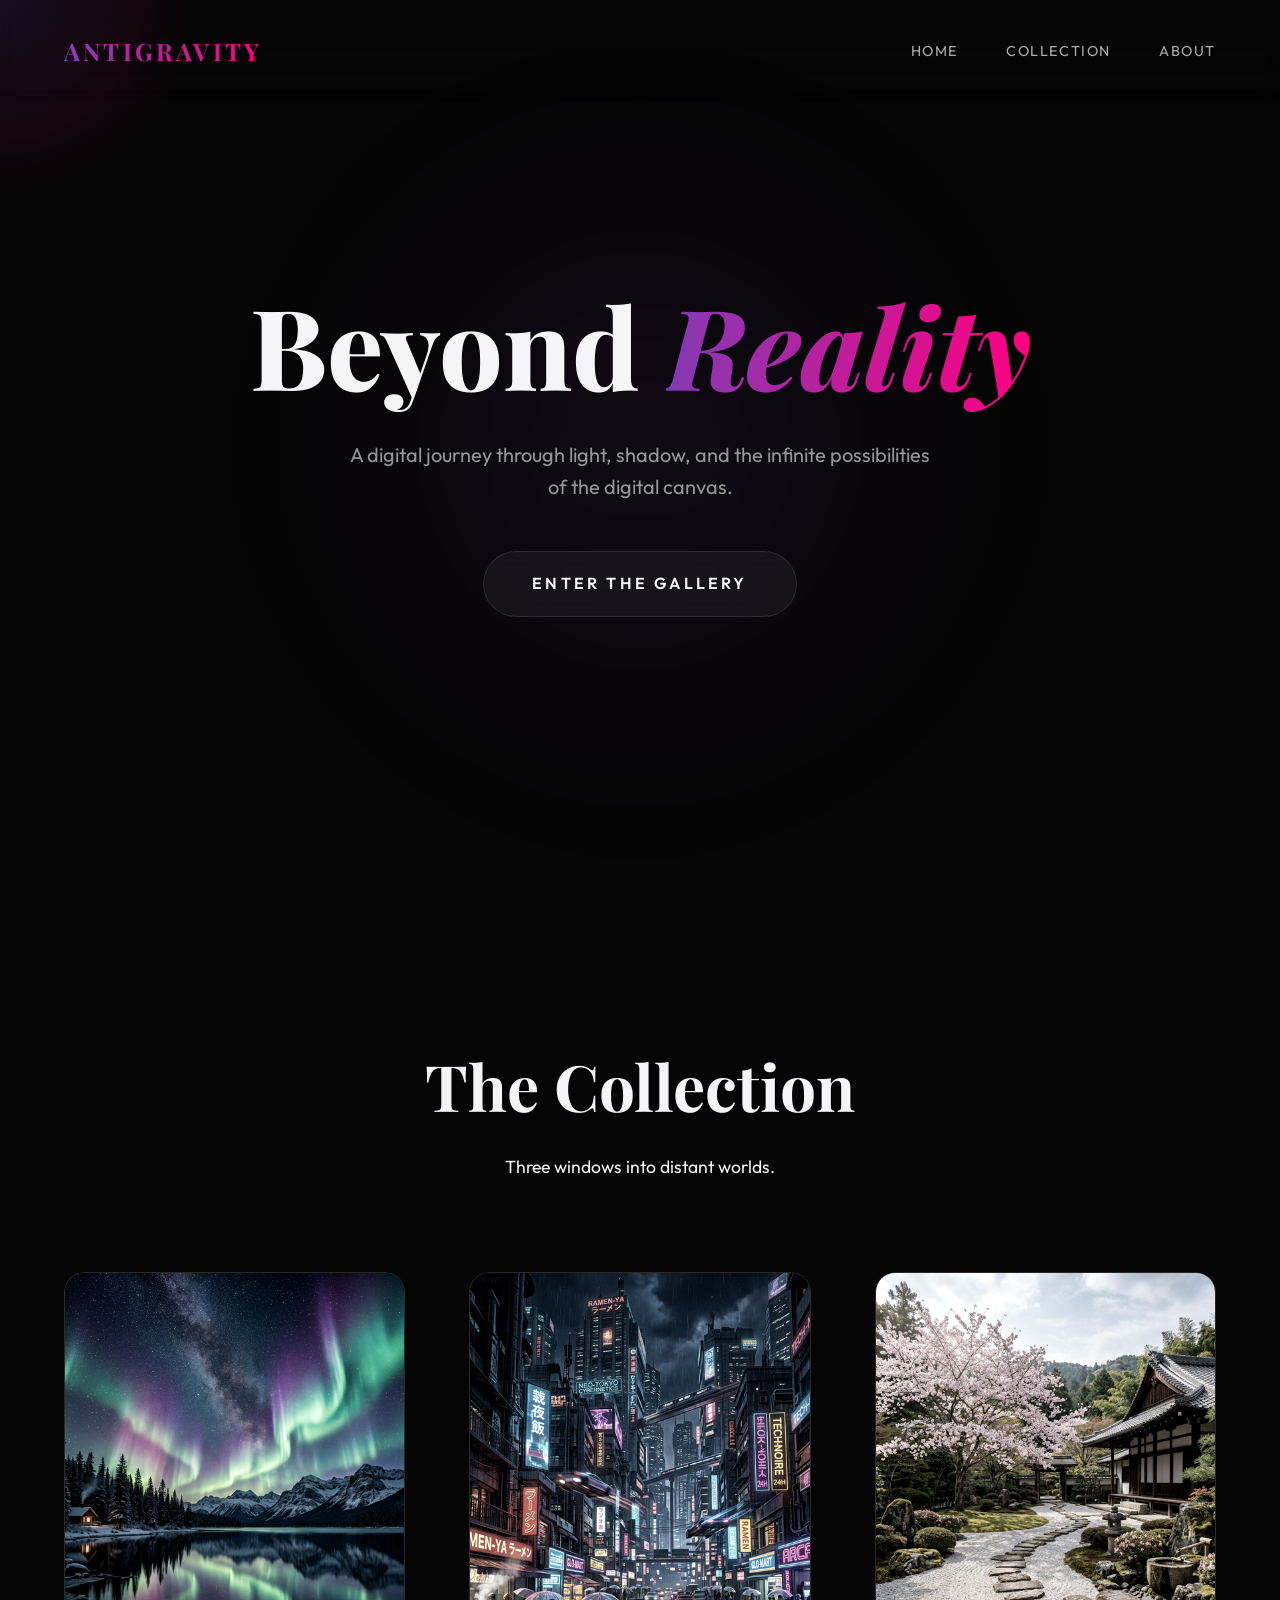
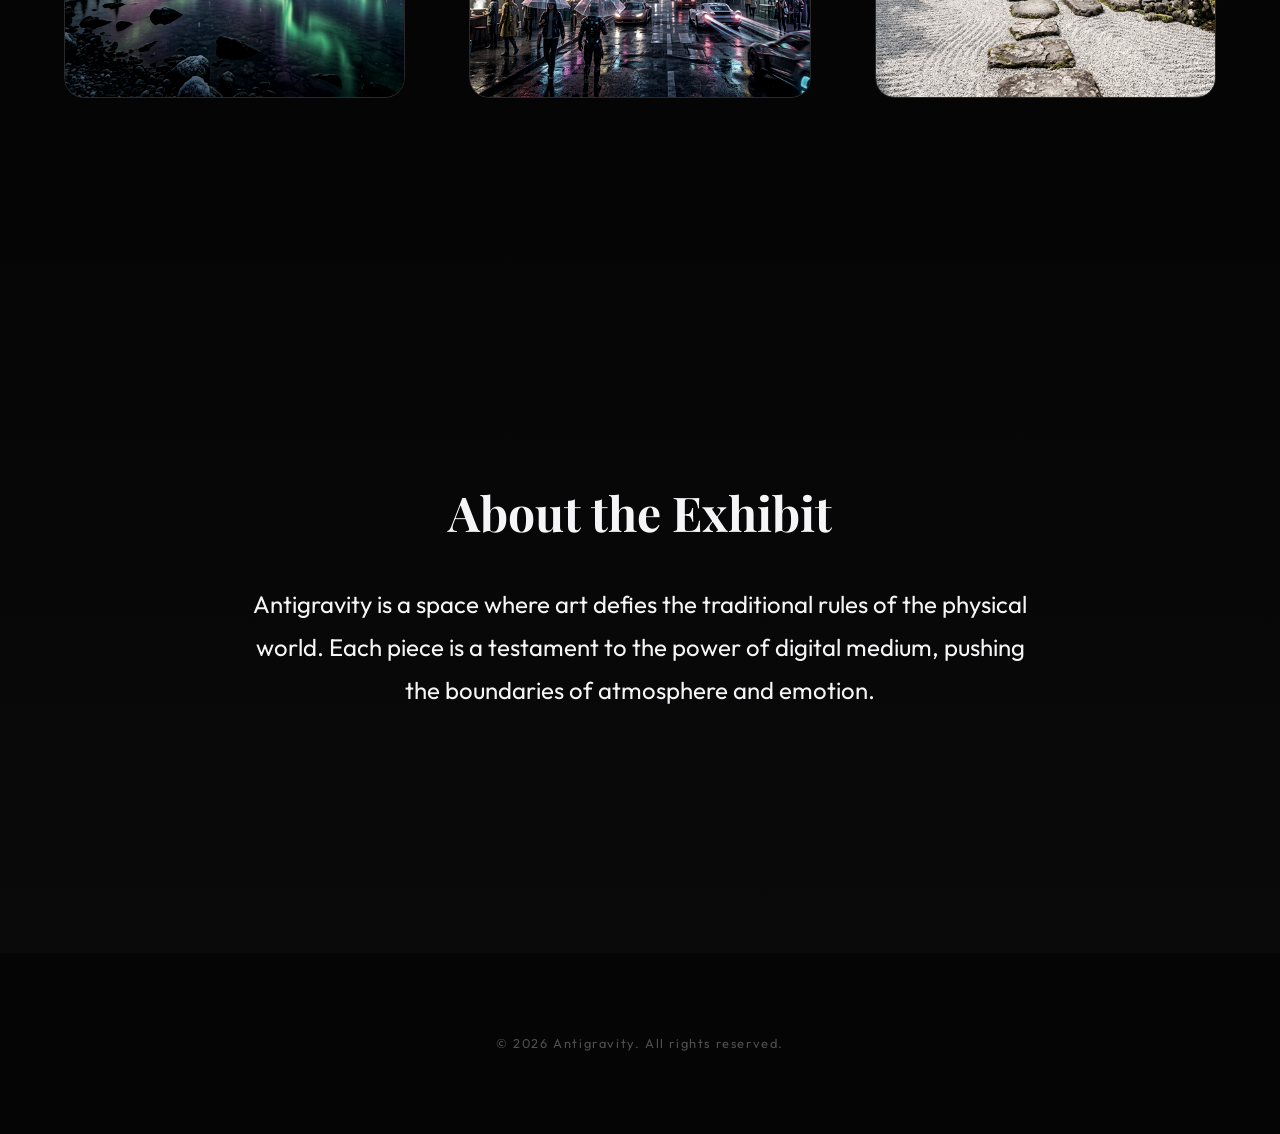
<file: index.html>
<!DOCTYPE html>
<html lang="en">
<head>
    <meta charset="UTF-8">
    <meta name="viewport" content="width=device-width, initial-scale=1.0">
    <title>Antigravity | Digital Art Exhibit</title>
    <meta name="description" content="Experience a curated collection of digital art masterpieces. A premium exhibit exploring light, color, and atmosphere.">
    <link rel="preconnect" href="https://fonts.googleapis.com">
    <link rel="preconnect" href="https://fonts.gstatic.com" crossorigin>
    <link href="https://fonts.googleapis.com/css2?family=Outfit:wght@300;400;600;800&family=Playfair+Display:ital,wght@0,700;1,700&display=swap" rel="stylesheet">
    <link rel="stylesheet" href="style.css">
</head>
<body>
    <div class="cursor-glow" id="cursor-glow"></div>

    <header>
        <nav>
            <div class="logo">ANTIGRAVITY</div>
            <ul class="nav-links">
                <li><a href="#home">Home</a></li>
                <li><a href="#art">Collection</a></li>
                <li><a href="#about">About</a></li>
            </ul>
        </nav>
    </header>

    <main>
        <section id="home" class="hero">
            <div class="hero-content">
                <h1 class="reveal-text">Beyond <span>Reality</span></h1>
                <p class="reveal-subtext">A digital journey through light, shadow, and the infinite possibilities of the digital canvas.</p>
                <a href="#art" class="btn-primary">Enter the Gallery</a>
            </div>
            <div class="hero-bg-accent"></div>
        </section>

        <section id="art" class="gallery-section">
            <div class="section-header">
                <h2 class="reveal-scroll">The Collection</h2>
                <p class="reveal-scroll">Three windows into distant worlds.</p>
            </div>
            
            <div class="gallery-grid">
                <div class="gallery-item reveal-scroll" data-title="Aurora" data-desc="The celestial ribbons of light dancing across the northern sky.">
                    <div class="img-container">
                        <img src="aurora.png" alt="Aurora Digital Art">
                    </div>
                </div>
                <div class="gallery-item reveal-scroll" data-title="Cyberpunk" data-desc="A neon-drenched vision of a future that never sleeps.">
                    <div class="img-container">
                        <img src="cyberpunk.png" alt="Cyberpunk Digital Art">
                    </div>
                </div>
                <div class="gallery-item reveal-scroll" data-title="Zen" data-desc="Finding the perfect balance in the quiet moments of existence.">
                    <div class="img-container">
                        <img src="zen.png" alt="Zen Digital Art">
                    </div>
                </div>
            </div>
        </section>

        <section id="about" class="about-section">
            <div class="about-content">
                <h2 class="reveal-scroll">About the Exhibit</h2>
                <p class="reveal-scroll">Antigravity is a space where art defies the traditional rules of the physical world. Each piece is a testament to the power of digital medium, pushing the boundaries of atmosphere and emotion.</p>
            </div>
        </section>
    </main>

    <footer>
        <p>&copy; 2026 Antigravity. All rights reserved.</p>
    </footer>

    <script src="script.js"></script>
</body>
</html>
</file>
<file: style.css>
:root {
    --bg-color: #050505;
    --text-color: #f5f5f7;
    --accent-color: #833ab4;
    --highlight-color: #ff0080;
    --glass-bg: rgba(255, 255, 255, 0.05);
    --glass-border: rgba(255, 255, 255, 0.1);
    --font-heading: 'Playfair Display', serif;
    --font-body: 'Outfit', sans-serif;
    --transition-slow: 0.8s cubic-bezier(0.16, 1, 0.3, 1);
    --transition-mid: 0.4s cubic-bezier(0.16, 1, 0.3, 1);
}

* {
    margin: 0;
    padding: 0;
    box-sizing: border-box;
    cursor: none; /* We'll use a custom cursor glow */
}

html {
    scroll-behavior: smooth;
    overflow-x: hidden;
}

body {
    background-color: var(--bg-color);
    color: var(--text-color);
    font-family: var(--font-body);
    line-height: 1.6;
    overflow-x: hidden;
    position: relative;
}

/* Custom Cursor Glow */
.cursor-glow {
    position: fixed;
    width: 400px;
    height: 400px;
    background: radial-gradient(circle, rgba(131, 58, 180, 0.15) 0%, rgba(255, 0, 128, 0.05) 50%, transparent 70%);
    border-radius: 50%;
    pointer-events: none;
    z-index: 9999;
    transform: translate(-50%, -50%);
    transition: width 0.3s ease, height 0.3s ease;
    mix-blend-mode: screen;
}

/* Header & Nav */
header {
    position: fixed;
    top: 0;
    left: 0;
    width: 100%;
    padding: 2rem 5%;
    z-index: 1000;
    background: linear-gradient(to bottom, rgba(5, 5, 5, 0.8), transparent);
    backdrop-filter: blur(10px);
}

nav {
    display: flex;
    justify-content: space-between;
    align-items: center;
}

.logo {
    font-family: var(--font-heading);
    font-size: 1.5rem;
    font-weight: 700;
    letter-spacing: 0.2rem;
    background: linear-gradient(to right, var(--accent-color), var(--highlight-color));
    -webkit-background-clip: text;
    -webkit-text-fill-color: transparent;
}

.nav-links {
    display: flex;
    list-style: none;
    gap: 3rem;
}

.nav-links a {
    text-decoration: none;
    color: var(--text-color);
    font-weight: 400;
    font-size: 0.9rem;
    letter-spacing: 0.1rem;
    text-transform: uppercase;
    transition: var(--transition-mid);
    opacity: 0.7;
}

.nav-links a:hover {
    opacity: 1;
    letter-spacing: 0.2rem;
}

/* Hero Section */
.hero {
    height: 100vh;
    display: flex;
    align-items: center;
    justify-content: center;
    padding: 0 5%;
    position: relative;
}

.hero-content {
    text-align: center;
    max-width: 800px;
    z-index: 10;
}

.hero h1 {
    font-family: var(--font-heading);
    font-size: clamp(3rem, 10vw, 7rem);
    font-weight: 800;
    margin-bottom: 2rem;
    line-height: 1.1;
}

.hero h1 span {
    font-style: italic;
    background: linear-gradient(to right, var(--accent-color), var(--highlight-color));
    -webkit-background-clip: text;
    -webkit-text-fill-color: transparent;
}

.hero p {
    font-size: 1.25rem;
    opacity: 0.6;
    margin-bottom: 3rem;
    max-width: 600px;
    margin-left: auto;
    margin-right: auto;
}

.btn-primary {
    display: inline-block;
    padding: 1.2rem 3rem;
    border: 1px solid var(--glass-border);
    background: var(--glass-bg);
    color: var(--text-color);
    text-decoration: none;
    font-weight: 600;
    text-transform: uppercase;
    letter-spacing: 0.2rem;
    border-radius: 50px;
    transition: var(--transition-mid);
    backdrop-filter: blur(10px);
}

.btn-primary:hover {
    background: var(--text-color);
    color: var(--bg-color);
    transform: scale(1.05);
}

.hero-bg-accent {
    position: absolute;
    top: 50%;
    left: 50%;
    transform: translate(-50%, -50%);
    width: 60vw;
    height: 60vw;
    background: radial-gradient(circle, rgba(131, 58, 180, 0.1) 0%, transparent 70%);
    z-index: 1;
    filter: blur(50px);
}

/* Gallery Section */
.gallery-section {
    padding: 15vh 5%;
    background-color: var(--bg-color);
}

.section-header {
    text-align: center;
    margin-bottom: 10vh;
}

.section-header h2 {
    font-family: var(--font-heading);
    font-size: clamp(2rem, 5vw, 4rem);
    margin-bottom: 1rem;
}

.section-header p {
    opacity: 0.4;
    font-size: 1.1rem;
}

.gallery-grid {
    display: grid;
    grid-template-columns: repeat(auto-fit, minmax(300px, 1fr));
    gap: 4rem;
    max-width: 1400px;
    margin: 0 auto;
}

.gallery-item {
    position: relative;
    border-radius: 20px;
    overflow: hidden;
    perspective: 1000px;
}

.img-container {
    width: 100%;
    aspect-ratio: 4/5;
    border-radius: 20px;
    overflow: hidden;
    background-color: #111;
    transition: var(--transition-slow);
    border: 1px solid var(--glass-border);
}

.gallery-item img {
    width: 100%;
    height: 100%;
    object-fit: cover;
    transition: var(--transition-slow);
    filter: grayscale(0.5) contrast(1.1);
}

.gallery-item:hover img {
    transform: scale(1.1);
    filter: grayscale(0) contrast(1);
}

.gallery-item::after {
    content: attr(data-title);
    position: absolute;
    bottom: 2rem;
    left: 2rem;
    font-family: var(--font-heading);
    font-size: 2rem;
    opacity: 0;
    transform: translateY(20px);
    transition: var(--transition-mid);
    z-index: 10;
    text-shadow: 0 4px 10px rgba(0,0,0,0.5);
}

.gallery-item:hover::after {
    opacity: 1;
    transform: translateY(0);
}

/* About Section */
.about-section {
    height: 80vh;
    display: flex;
    align-items: center;
    justify-content: center;
    padding: 0 10%;
    background: linear-gradient(to bottom, var(--bg-color), #0a0a0a);
}

.about-content {
    max-width: 800px;
    text-align: center;
}

.about-content h2 {
    font-family: var(--font-heading);
    font-size: 3rem;
    margin-bottom: 2rem;
}

.about-content p {
    font-size: 1.5rem;
    line-height: 1.8;
    opacity: 0.6;
}

/* Animations */
.reveal-text {
    opacity: 0;
    transform: translateY(40px);
    transition: var(--transition-slow);
}

.reveal-subtext {
    opacity: 0;
    transform: translateY(30px);
    transition: var(--transition-slow) 0.2s;
}

.reveal-scroll {
    opacity: 0;
    transform: translateY(50px);
    transition: var(--transition-slow);
}

.reveal-scroll.active {
    opacity: 1;
    transform: translateY(0);
}

footer {
    padding: 5rem 5%;
    text-align: center;
    opacity: 0.3;
    font-size: 0.8rem;
    letter-spacing: 0.1rem;
}

/* Mobile Adjustments */
@media (max-width: 768px) {
    .nav-links {
        display: none;
    }
    .hero h1 {
        font-size: 4rem;
    }
    .gallery-grid {
        gap: 2rem;
    }
}
</file>
